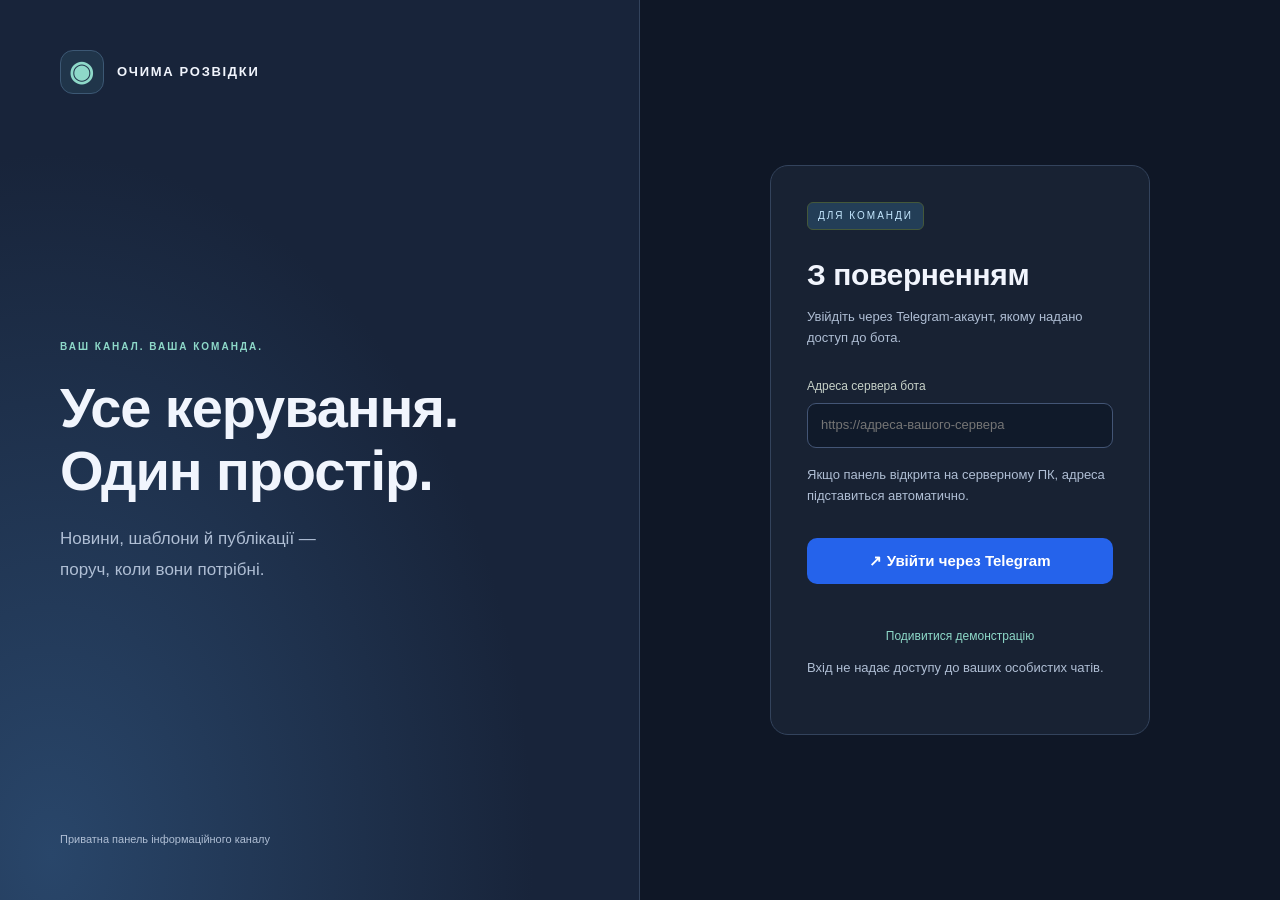
<file: web_ui/index.html>
<!doctype html>
<html lang="uk">
<head>
  <meta charset="utf-8"><meta name="viewport" content="width=device-width, initial-scale=1">
  <meta name="referrer" content="no-referrer">
  <meta http-equiv="Content-Security-Policy" content="default-src 'self'; script-src 'self'; style-src 'self'; img-src 'self' blob: data:; connect-src 'self' https:; base-uri 'none'; form-action 'self'">
  <meta name="description" content="Приватна панель керування ботом Очима Розвідки">
  <title>Очима Розвідки · Панель керування</title>
  <meta name="theme-color" content="#111827">
  <link rel="manifest" href="manifest.webmanifest">
  <link rel="icon" href="icon-192.png" type="image/png">
  <link rel="stylesheet" href="style.css"><script src="config.js" defer></script><script src="app.js" defer></script>
</head>
<body>
  <section id="login" class="login-shell" hidden>
    <div class="login-art"><div class="wordmark"><span class="brand-icon">◉</span> ОЧИМА РОЗВІДКИ</div><div><p class="eyebrow">ВАШ КАНАЛ. ВАША КОМАНДА.</p><h1>Усе керування.<br>Один простір.</h1><p class="muted">Новини, шаблони й публікації —<br>поруч, коли вони потрібні.</p></div><span class="small muted">Приватна панель інформаційного каналу</span></div>
    <div class="login-form"><div class="login-card"><span class="tag">ДЛЯ КОМАНДИ</span><h2>З поверненням</h2><p class="muted">Увійдіть через Telegram-акаунт, якому надано доступ до бота.</p><label>Адреса сервера бота<input id="server-url" type="url" placeholder="https://адреса-вашого-сервера" autocomplete="url"></label><p class="small muted">Якщо панель відкрита на серверному ПК, адреса підставиться автоматично.</p><button id="login-button" class="primary full">↗ Увійти через Telegram</button><p id="login-error" class="error" role="alert"></p><button id="demo-button" class="link full">Подивитися демонстрацію</button><p class="small muted">Вхід не надає доступу до ваших особистих чатів.</p></div></div>
    <div class="install-bar login-install" hidden><button type="button" class="secondary" data-install>Встановити панель</button></div>
  </section>
  <div id="workspace" class="workspace" hidden>
    <aside class="sidebar"><a class="wordmark" href="#"><span class="brand-icon">◉</span><span>ОЧИМА<br>РОЗВІДКИ</span></a><p class="nav-caption">РОБОЧИЙ ПРОСТІР</p><nav aria-label="Головне меню">
      <button data-nav="overview" class="active"><span>▦</span> Огляд</button>
      <button data-nav="responses"><span>▸</span> Швидкі відповіді</button>
      <button data-nav="posts"><span>▤</span> Публікації</button>
      <button data-nav="templates"><span>▧</span> Шаблони</button>
      <button data-nav="tickets"><span>◫</span> Звернення</button>
      <button data-nav="sources" class="admin-only"><span>◌</span> Джерела</button>
      <button data-nav="help"><span>ⓘ</span> Як користуватися</button>
    </nav><div class="sidebar-bottom"><div class="server-card"><span class="dot"></span><div><b id="connection-label">Панель підключена</b><small>Дані вашого бота</small></div></div><button id="logout" class="quiet">↪ Вийти</button></div></aside>
    <main><header class="topbar"><span>Панель керування <span class="breadcrumb">/ <span id="crumb">Огляд</span></span></span><div class="user-pill"><span id="avatar">Р</span><div><b id="user-name">Редактор</b><small id="user-role">Адміністратор</small></div></div></header>
      <div class="install-bar" hidden><button type="button" class="secondary" data-install>Встановити панель</button></div>
      <div id="demo-banner" class="demo-banner" hidden>Демонстрація · Приклад даних. Бот і канал не змінюються.</div>
      <div class="content"><section class="page-heading"><div><p id="page-eyebrow" class="eyebrow">УСЕ ПІД КОНТРОЛЕМ</p><h1 id="page-title">Огляд роботи</h1><p id="page-description" class="muted">Головне про ваш канал в одному місці.</p></div><button id="new-post" class="primary">＋ Створити допис</button></section>
      <div id="view"></div></div><footer>Очима Розвідки <span>Панель команди · v1</span></footer>
    </main>
  </div>
  <dialog id="editor"><form id="editor-form"><div class="dialog-heading"><div><p id="editor-type" class="eyebrow">РЕДАКТОР ПУБЛІКАЦІЇ</p><h2 id="editor-heading">Новий допис</h2></div><button type="button" id="close-editor" class="icon-button" aria-label="Закрити">×</button></div>
    <div class="editor-grid"><div><label id="template-title-label" hidden>Назва шаблону<input id="template-title" maxlength="60"></label><label>Текст повідомлення<textarea id="body-text" rows="9" placeholder="Напишіть вашу новину…"></textarea></label><div class="editor-subrow"><span class="small muted">Текст зберігається у вибраний канал</span><span id="character-count" class="small muted">0 символів</span></div><label class="upload-area">＋ Додати фото або відео<input type="file" id="media-upload" accept="image/jpeg,image/png,video/mp4" multiple hidden></label><div id="media-list"></div><details><summary>Підписи, кнопки та звук</summary><label>Підпис зверху<input id="post-header" maxlength="300"></label><label>Підпис знизу<input id="post-footer" maxlength="300"></label><label>Кнопки-посилання<textarea id="post-buttons" rows="3" placeholder="Канал | https://t.me/ваш_канал"></textarea></label><label class="checkbox"><input id="post-silent" type="checkbox"> Надіслати без звуку</label></details><div id="schedule-fields" hidden><label>Дата та час за Києвом<input type="datetime-local" id="post-date"></label></div></div>
    <div class="preview-wrap"><p class="eyebrow">ПОПЕРЕДНІЙ ПЕРЕГЛЯД</p><div class="telegram-preview"><div class="preview-channel" id="preview-channel">Ваш канал</div><div id="preview-text" class="preview-text">Тут з’явиться ваш допис.</div><div class="preview-time">Щойно · попередній перегляд</div></div><p class="small muted">Текст показано без форматування. Незмінене форматування наявного допису зберігається під час редагування налаштувань.</p><p id="editor-error" class="error" role="alert"></p></div></div>
    <div class="dialog-actions"><button type="button" id="save-template" class="quiet">Зберегти як шаблон</button><div><button type="submit" id="save-draft" class="secondary">Зберегти чернетку</button><button type="button" id="schedule-post" class="secondary admin-only">Запланувати</button><button type="button" id="publish-post" class="primary">Опублікувати зараз</button></div></div>
  </form></dialog>
  <dialog id="confirm-dialog"><form method="dialog"><h2 id="confirm-title">Підтвердіть дію</h2><p id="confirm-message" class="muted"></p><div class="confirm-actions"><button value="cancel" class="secondary">Скасувати</button><button value="ok" class="danger">Видалити</button></div></form></dialog>
  <div id="toast" class="toast" role="status" hidden></div>
</body></html>
</file>
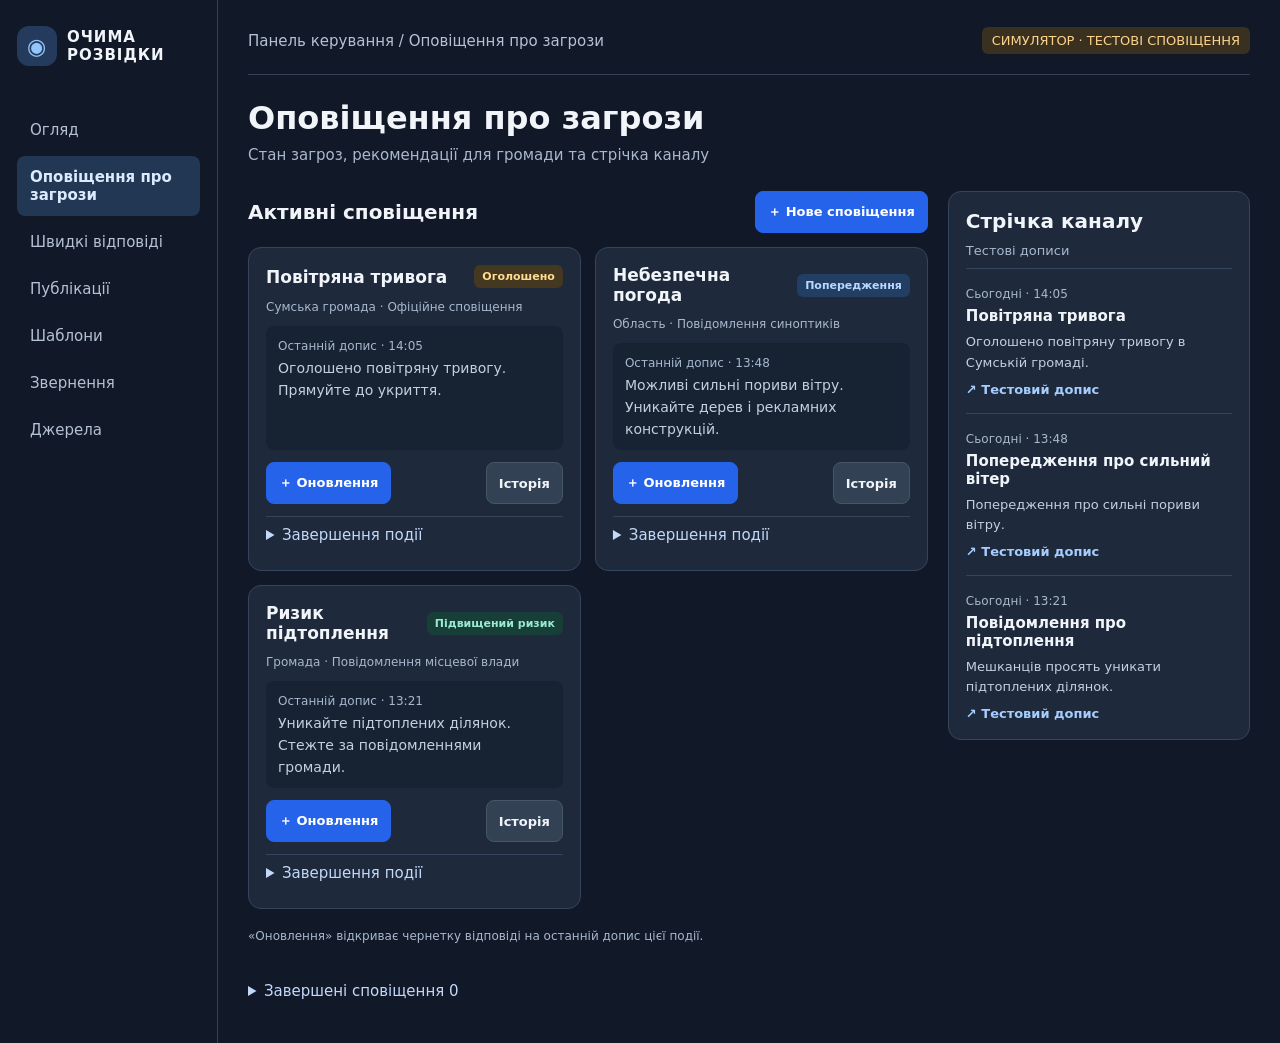
<file: web_ui/alerts-simulator.html>
<!doctype html>
<html lang="uk">
<meta charset="utf-8">
<meta name="viewport" content="width=device-width, initial-scale=1">
<title>Оповіщення про загрози · Макет</title>
<style>
*{box-sizing:border-box}body{margin:0;color:#f1f5f9;background:#111827;font:15px system-ui,sans-serif;display:grid;grid-template-columns:218px minmax(0,1fr);min-height:100vh}
aside.sidebar{border-right:1px solid #334155;padding:26px 17px}.brand{font-weight:750;letter-spacing:1px;font-size:15px;display:flex;align-items:center;gap:10px;margin-bottom:43px}.logo{display:grid;place-items:center;background:#243b5e;color:#93c5fd;width:40px;height:40px;border-radius:12px;font-size:22px}
nav div{padding:12px 13px;margin:5px 0;color:#b5c2d4;border-radius:8px}.active{background:#223753;color:#dbeafe;font-weight:700}main{padding:27px 30px}.top,.section-head,.card-foot,.card-head{display:flex;justify-content:space-between;align-items:center;gap:12px}.top{border-bottom:1px solid #334155;padding-bottom:20px;color:#b5c2d4}.mock{color:#fcd38c;font-size:13px;background:#3a3020;padding:6px 10px;border-radius:6px}
h1{font-size:32px;margin:24px 0 6px}h2{font-size:20px;margin:0}h3{font-size:17px;margin:0}p{line-height:1.55;margin:7px 0;color:#c5d0df}.intro{margin-bottom:24px;color:#aab8cd}.layout{display:grid;grid-template-columns:minmax(0,2.25fr) minmax(285px,1fr);gap:20px;align-items:start}.events{display:grid;grid-template-columns:repeat(2,minmax(0,1fr));gap:14px;margin-top:14px}
.card,.feed{background:#1e293b;border:1px solid #35455d;border-radius:13px;padding:17px}.card{display:flex;flex-direction:column;gap:12px;min-height:242px}.meta{font-size:12px;color:#a8b8cf}.badge{font-size:11px;font-weight:700;padding:5px 8px;border-radius:6px;white-space:nowrap}.amber{background:#453820;color:#ffdc91}.blue{background:#233e63;color:#b8d9ff}.green{background:#173e37;color:#98ebd1}.last{background:#172233;border-radius:8px;padding:10px 12px;flex:1}.last p{font-size:14px;margin:4px 0 0}.card-foot{flex-wrap:wrap}
button{font:inherit;font-weight:650;font-size:13px;border:1px solid #475569;color:#f1f5f9;background:#334155;border-radius:8px;padding:10px 12px;min-height:42px}.primary{background:#2563eb;border-color:#2563eb;color:white}.feed h2{margin-bottom:8px}.feed article{border-top:1px solid #35455d;padding:15px 0}.feed article:last-child{padding-bottom:0}.feed h3{font-size:15px;margin-top:5px}.feed p{font-size:13px}.telegram{color:#a5ceff;font-size:13px;font-weight:650}.footnote{font-size:12px;color:#a8b8cf;margin-top:18px}
@media(max-width:1020px){body{grid-template-columns:175px minmax(0,1fr)}main{padding:20px}.layout{grid-template-columns:1fr}}
@media(max-width:700px){body{display:block}.sidebar{display:none}.events{grid-template-columns:1fr}}

button{cursor:pointer} button:hover{filter:brightness(1.13)}
dialog{background:#1e293b;color:#f1f5f9;border:1px solid #475569;border-radius:14px;width:min(92vw,540px);padding:24px}
dialog::backdrop{background:#030712b8}dialog h2{margin-bottom:16px}
label{display:block;margin:12px 0}input,textarea{display:block;width:100%;margin-top:6px;padding:10px;background:#111827;color:#f1f5f9;border:1px solid #475569;border-radius:7px;font:inherit}
dialog footer{display:flex;gap:8px;justify-content:flex-end;margin-top:18px;flex-wrap:wrap}
#history li{padding:9px 0;white-space:pre-wrap}#status{color:#b7efcd}
summary{cursor:pointer;color:#c3d9f9;padding:9px 0}
.closing-actions{border-top:1px solid #35455d}
.closing-actions button{margin:3px 6px 3px 0}
#completed-section{margin-top:20px}
</style>
<aside class="sidebar"><div class="brand"><span class="logo">◉</span>ОЧИМА<br>РОЗВІДКИ</div><nav><div>Огляд</div><div class="active">Оповіщення про загрози</div><div>Швидкі відповіді</div><div>Публікації</div><div>Шаблони</div><div>Звернення</div><div>Джерела</div></nav></aside>
<main>
<header class="top"><span>Панель керування / Оповіщення про загрози</span><span class="mock">СИМУЛЯТОР · ТЕСТОВІ СПОВІЩЕННЯ</span></header>
<h1>Оповіщення про загрози</h1>
<p class="intro">Стан загроз, рекомендації для громади та стрічка каналу</p>
<div class="layout">
<section>
<div class="section-head"><h2>Активні сповіщення</h2><button class="primary">＋ Нове сповіщення</button></div>
<div class="events">
<article class="card"><div class="card-head"><h3>Повітряна тривога</h3><span class="badge amber">Оголошено</span></div><span class="meta">Сумська громада · Офіційне сповіщення</span><div class="last"><span class="meta">Останній допис · 14:05</span><p>Оголошено повітряну тривогу. Прямуйте до укриття.</p></div><div class="card-foot"><button class="primary">＋ Оновлення</button><button>Історія</button></div></article>
<article class="card"><div class="card-head"><h3>Небезпечна погода</h3><span class="badge blue">Попередження</span></div><span class="meta">Область · Повідомлення синоптиків</span><div class="last"><span class="meta">Останній допис · 13:48</span><p>Можливі сильні пориви вітру. Уникайте дерев і рекламних конструкцій.</p></div><div class="card-foot"><button class="primary">＋ Оновлення</button><button>Історія</button></div></article>
<article class="card"><div class="card-head"><h3>Ризик підтоплення</h3><span class="badge green">Підвищений ризик</span></div><span class="meta">Громада · Повідомлення місцевої влади</span><div class="last"><span class="meta">Останній допис · 13:21</span><p>Уникайте підтоплених ділянок. Стежте за повідомленнями громади.</p></div><div class="card-foot"><button class="primary">＋ Оновлення</button><button>Історія</button></div></article>
</div>
<p class="footnote">«Оновлення» відкриває чернетку відповіді на останній допис цієї події.</p>
</section>
<aside class="feed"><h2>Стрічка каналу</h2><p class="meta">Тестові дописи</p>
<article><span class="meta">Сьогодні · 14:05</span><h3>Повітряна тривога</h3><p>Оголошено повітряну тривогу в Сумській громаді.</p><span class="telegram">↗ Тестовий допис</span></article>
<article><span class="meta">Сьогодні · 13:48</span><h3>Попередження про сильний вітер</h3><p>Попередження про сильні пориви вітру.</p><span class="telegram">↗ Тестовий допис</span></article>
<article><span class="meta">Сьогодні · 13:21</span><h3>Повідомлення про підтоплення</h3><p>Мешканців просять уникати підтоплених ділянок.</p><span class="telegram">↗ Тестовий допис</span></article>
</aside>
</div>
<details id="completed-section"><summary>Завершені сповіщення <span id="completed-count">0</span></summary><div id="completed" class="events"></div></details>
<p id="status" role="status"></p></main>
<dialog id="demo-dialog">
  <h2 id="dialog-title"></h2>
  <form id="demo-form">
    <label id="event-name-label">Назва події<input id="event-name" maxlength="70"></label>
    <p id="reply-context"></p>
    <label>Текст сповіщення<textarea id="event-text" rows="4" maxlength="500" required></textarea></label>
    <label id="closing-label">Кнопки завершення, кожна з нового рядка<textarea id="closing-actions" rows="3" maxlength="300"></textarea></label>
    <footer><button type="button" data-close>Скасувати</button><button class="primary" type="submit">Опублікувати в симуляторі</button></footer>
  </form>
  <section id="history-view" hidden><ol id="history"></ol><footer><button type="button" data-close>Закрити</button></footer></section>
</dialog>
<script>
const dialog = document.querySelector('#demo-dialog');
const form = document.querySelector('#demo-form');
const historyView = document.querySelector('#history-view');
const nameLabel = document.querySelector('#event-name-label');
const nameInput = document.querySelector('#event-name');
const textInput = document.querySelector('#event-text');
const context = document.querySelector('#reply-context');
const events = document.querySelector('.events');
const feed = document.querySelector('.feed');
const status = document.querySelector('#status');
const completed = document.querySelector('#completed');
const closingLabel = document.querySelector('#closing-label');
const closingInput = document.querySelector('#closing-actions');
const cardTemplate = events.firstElementChild.cloneNode(true);
const storageKey = 'civil-alert-simulator-v2';
const history = new WeakMap();
const closingActions = new WeakMap();
let activeCard = null;
function openEditor(card) {
  activeCard = card;
  document.querySelector('#dialog-title').textContent = card ? 'Оновлення · ' + card.querySelector('h3').textContent : 'Нове тестове сповіщення';
  nameLabel.hidden = Boolean(card);
  nameInput.required = !card;
  nameInput.value = '';
  closingLabel.hidden = Boolean(card);
  closingInput.value = 'Завершити';
  textInput.value = '';
  context.textContent = card ? 'Відповідь на: ' + card.querySelector('.last p').textContent : '';
  form.hidden = false;
  historyView.hidden = true;
  dialog.showModal();
}
function openHistory(card) {
  document.querySelector('#dialog-title').textContent = 'Історія · ' + card.querySelector('h3').textContent;
  const list = document.querySelector('#history');
  list.replaceChildren();
  for (const post of history.get(card)) {
    const row = document.createElement('li');
    row.textContent = post.time + ' · ' + post.text;
    list.append(row);
  }
  form.hidden = true;
  historyView.hidden = false;
  dialog.showModal();
}
function attach(card, posts=[], actions=['Завершити'], closed=false) {
  history.set(card, posts);
  closingActions.set(card, actions);
  const [update, previous] = card.querySelectorAll('button');
  update.onclick = () => openEditor(card);
  previous.onclick = () => openHistory(card);
  update.hidden = closed;
  if (!closed) renderClosingActions(card);
}
function renderClosingActions(card) {
  card.querySelector('.closing-actions')?.remove();
  const group = document.createElement('details');
  group.className = 'closing-actions';
  const title = document.createElement('summary');
  title.textContent = 'Завершення події';
  group.append(title);
  for (const label of closingActions.get(card)) {
    const button = document.createElement('button');
    button.type = 'button';
    button.textContent = label;
    button.onclick = () => {
      if (card.parentElement !== events) return;
      appendPost(card, label, true);
      card.querySelector('.badge').textContent = 'Завершено';
      card.querySelector('.card-foot button').hidden = true;
      group.remove();
      completed.prepend(card);
      updateCompleted();
      saveDemo();
      status.textContent = 'Подію переміщено до завершених.';
    };
    group.append(button);
  }
  const label = document.createElement('label');
  label.textContent = 'Назви кнопок завершення, кожна з нового рядка';
  const input = document.createElement('textarea');
  input.rows = 2;
  input.maxLength = 300;
  input.value = closingActions.get(card).join('\n');
  label.append(input);
  const save = document.createElement('button');
  save.type = 'button';
  save.textContent = 'Зберегти кнопки';
  save.onclick = () => {
    closingActions.set(card, parseActions(input.value));
    renderClosingActions(card);
    card.querySelector('.closing-actions').open = true;
    saveDemo();
  };
  group.append(label,save);
  card.append(group);
}
function parseActions(value) {
  const labels = [...new Set(value.split(/\r?\n/).map(line=>line.trim().slice(0,60)).filter(Boolean))].slice(0,5);
  return labels.length ? labels : ['Завершити'];
}
function updateCompleted() {
  document.querySelector('#completed-count').textContent = completed.children.length;
}
function saveDemo() {
  const cards = [...events.children,...completed.children].map(card=>({
    title:card.querySelector('h3').textContent,
    label:card.querySelector('.badge').textContent,
    meta:card.querySelector('.card-head + .meta').textContent,
    posts:history.get(card),
    actions:closingActions.get(card),
    closed:card.parentElement===completed,
  }));
  const entries = [...feed.querySelectorAll('article')].map(item=>
    ['.meta','h3','p','.telegram'].map(selector=>item.querySelector(selector).textContent));
  try { localStorage.setItem(storageKey,JSON.stringify({cards,entries})); } catch {}
}
function restoreDemo() {
  let saved;
  try { saved = JSON.parse(localStorage.getItem(storageKey)); } catch { return; }
  if (!Array.isArray(saved?.cards) || !Array.isArray(saved?.entries)) return;
  const feedTemplate = feed.querySelector('article').cloneNode(true);
  events.replaceChildren();
  completed.replaceChildren();
  for (const item of saved.cards) {
    const card = cardTemplate.cloneNode(true);
    card.querySelector('h3').textContent = item.title;
    card.querySelector('.badge').textContent = item.label;
    card.querySelector('.card-head + .meta').textContent = item.meta;
    const latest = item.posts.at(-1);
    card.querySelector('.last .meta').textContent = 'Останній допис · ' + latest.time;
    card.querySelector('.last p').textContent = latest.text;
    attach(card,item.posts,item.actions,item.closed);
    (item.closed ? completed : events).append(card);
  }
  feed.querySelectorAll('article').forEach(item=>item.remove());
  for (const entry of saved.entries) {
    const item = feedTemplate.cloneNode(true);
    ['.meta','h3','p','.telegram'].forEach((selector,index)=>{item.querySelector(selector).textContent=entry[index];});
    feed.append(item);
  }
  updateCompleted();
}
for (const card of events.children) {
  attach(card,[],[card.querySelector('h3').textContent==='Повітряна тривога'?'Відбій':'Завершити']);
  history.get(card).push({time: card.querySelector('.last .meta').textContent.split(' · ').at(-1), text: card.querySelector('.last p').textContent});
}
restoreDemo();
document.querySelector('.section-head button').onclick = () => openEditor(null);
document.querySelectorAll('[data-close]').forEach(button => button.onclick = () => dialog.close());
function appendPost(card,text,isReply) {
  const time = new Intl.DateTimeFormat('uk-UA', {timeZone:'Europe/Kyiv',hour:'2-digit',minute:'2-digit'}).format(new Date());
  history.get(card).push({time,text});
  card.querySelector('.last .meta').textContent = 'Останній допис · ' + time;
  card.querySelector('.last p').textContent = text;
  const item = feed.querySelector('article').cloneNode(true);
  item.querySelector('.meta').textContent = 'Демо · ' + time;
  item.querySelector('h3').textContent = card.querySelector('h3').textContent;
  item.querySelector('p').textContent = text;
  item.querySelector('.telegram').textContent = isReply ? '↳ Відповідь у цій події' : 'Тестовий допис';
  feed.querySelector('article').before(item);
}
form.onsubmit = event => {
  event.preventDefault();
  const text = textInput.value.trim();
  if (!text || (!activeCard && !nameInput.value.trim())) return;
  const isReply = Boolean(activeCard);
  let card = activeCard;
  if (!card) {
    card = cardTemplate.cloneNode(true);
    card.querySelector('h3').textContent = nameInput.value.trim();
    card.querySelector('.badge').textContent = 'Активне';
    card.querySelector('.card-head + .meta').textContent = 'Демонстраційна подія';
    attach(card,[],parseActions(closingInput.value));
    events.prepend(card);
  }
  appendPost(card,text,isReply);
  saveDemo();
  dialog.close();
  status.textContent = 'Тестове сповіщення додано до стрічки.';
};
</script>
</html>
</file>
<file: web_ui/style.css>
:root{color-scheme:dark;--bg:#101413;--panel:#191e1c;--panel2:#202723;--line:#2d3731;--text:#f2f5ef;--muted:#9aa69c;--green:#b8ee8b;--darkgreen:#273b23;--orange:#f4c388;--red:#ff9b91;--radius:16px}*{box-sizing:border-box}body{margin:0;background:var(--bg);color:var(--text);font:15px/1.6 "Segoe UI",Arial,sans-serif}button,input,textarea{font:inherit}button,a,input,textarea,summary{outline-offset:4px}button{cursor:pointer;transition:background .15s,transform .15s}button:disabled{opacity:.45;cursor:wait}button:hover:not(:disabled){filter:brightness(1.08)}button:active:not(:disabled){transform:translateY(1px)}button{border:0;border-radius:10px;padding:11px 17px;color:inherit;background:var(--panel2)}[hidden]{display:none!important}a{color:inherit}.workspace{display:flex;min-height:100vh}.sidebar{width:246px;flex-shrink:0;border-right:1px solid var(--line);padding:33px 20px 20px;display:flex;flex-direction:column;background:#131916;position:fixed;inset:0 auto 0 0;z-index:2}.wordmark{display:flex;align-items:center;gap:13px;text-decoration:none;letter-spacing:1.7px;font-weight:750;font-size:13px;line-height:1.45}.brand-icon{display:grid;place-items:center;border:1px solid #70866c;border-radius:13px;background:#24311f;width:44px;height:44px;color:var(--green);font-size:28px;flex-shrink:0}.nav-caption{font-size:10px;letter-spacing:1.7px;color:#7f8d83;margin:52px 12px 14px}nav{display:grid;gap:7px}nav button{display:flex;align-items:center;gap:13px;text-align:left;background:transparent;color:var(--muted);padding:13px 16px}nav button span{font-size:21px;line-height:1}nav button.active{background:#273720;color:#d0f3b3}nav button:hover{background:var(--panel2)}.sidebar-bottom{margin-top:auto;padding-top:35px}.server-card{display:flex;align-items:center;gap:10px;border:1px solid var(--line);border-radius:12px;padding:13px 10px}.server-card b{font-size:11px}.server-card small{display:block;color:var(--muted);font-size:11px}.dot{display:inline-block;width:7px;height:7px;border-radius:50%;background:var(--green);box-shadow:0 0 0 4px #b8ee8b11}.quiet{background:transparent;color:var(--muted)}main{margin-left:246px;width:calc(100% - 246px)}.topbar{height:89px;border-bottom:1px solid var(--line);display:flex;align-items:center;justify-content:space-between;padding:0 46px;font-size:12px;color:var(--muted)}.breadcrumb{color:#d5dcd5;margin-left:12px}.user-pill{display:flex;align-items:center;gap:10px}.user-pill>span{border:1px solid var(--line);background:#30432c;width:37px;height:37px;display:grid;place-items:center;border-radius:50%;color:var(--green)}.user-pill b{display:block;font-size:12px;color:var(--text);line-height:1.4}.user-pill small{font-size:10px}.content{max-width:1450px;margin:auto;padding:42px 46px 60px}.page-heading{display:flex;justify-content:space-between;align-items:center;gap:20px;margin-bottom:32px}.eyebrow{font-size:10px;letter-spacing:2px;color:var(--green);font-weight:650;margin:0 0 9px}h1{font-size:34px;letter-spacing:-1.1px;line-height:1.2;margin:0 0 10px;font-weight:650}h2{font-size:21px;line-height:1.35;letter-spacing:-.4px;margin:0 0 12px}h3{font-size:15px;margin:0}.muted{color:var(--muted);margin:0}.small{font-size:12px}.primary{background:var(--green);color:#1c2c17;font-weight:650}.secondary{border:1px solid #3d4b40;background:#202922}.danger{background:#542b29;color:#ffd4ce}.full{width:100%}.stats-grid{display:grid;grid-template-columns:repeat(4,1fr);gap:17px;margin-bottom:26px}.stat{border:1px solid var(--line);border-radius:var(--radius);background:var(--panel);padding:21px}.stat-title{display:flex;align-items:center;justify-content:space-between;color:var(--muted);font-size:12px}.stat-title span{color:var(--green);font-size:20px}.stat-value{font-size:35px;font-weight:600;letter-spacing:-1px;line-height:1.2;margin:14px 0 8px}.stat-note{font-size:11px;color:#77867a}.overview-grid{display:grid;grid-template-columns:1.55fr 1fr;gap:22px;margin-bottom:26px}.box{border:1px solid var(--line);border-radius:var(--radius);background:var(--panel);overflow:hidden}.box-pad{padding:25px}.section-title{display:flex;align-items:center;justify-content:space-between;margin-bottom:23px;gap:15px}.section-title button{font-size:12px;padding:5px 0;color:var(--green);background:none}.channel-row{display:flex;align-items:center;gap:14px}.channel-symbol{width:51px;height:51px;border:1px solid #46523c;background:#303e27;border-radius:15px;color:var(--green);display:grid;place-items:center;font-size:25px}.channel-row p{font-size:12px;margin:3px 0 0}.status-row{display:flex;align-items:center;justify-content:space-between;margin-top:25px;padding-top:21px;border-top:1px solid var(--line);font-size:12px}.status-row button{font-size:11px;padding:8px 12px}.badge{display:inline-flex;align-items:center;gap:5px;white-space:nowrap;font-size:10px;padding:4px 9px;border-radius:6px;background:#29372a;color:#b5dcac}.badge.draft,.badge.archived{background:#2c3330;color:#bec9c0}.badge.review,.badge.scheduled{background:#3e3425;color:var(--orange)}.badge.failed,.badge.uncertain{background:#432a28;color:#ffafa3}.shortcut{display:flex;align-items:center;gap:13px;width:100%;text-align:left;background:none;border-top:1px solid var(--line);border-radius:0;padding:15px 0}.shortcut:first-of-type{border-top:0}.shortcut>span:first-child{color:var(--green);font-size:21px;width:24px}.shortcut small{display:block;color:var(--muted);font-size:11px;margin-top:3px}.shortcut .arrow{margin-left:auto;color:var(--muted)}.table-heading{padding:22px 25px;display:flex;align-items:center;justify-content:space-between}.filters{display:flex;gap:8px;flex-wrap:wrap;margin-bottom:22px}.filters button{font-size:12px;background:transparent;border:1px solid var(--line);color:var(--muted);padding:7px 14px;border-radius:8px}.filters button.active{border-color:#6f8b5c;color:var(--green);background:#263322}table{border-collapse:collapse;width:100%;font-size:12px}th{text-align:left;color:#8c9b8f;font-weight:400;font-size:10px;letter-spacing:.8px;text-transform:uppercase;background:#151b17}td,th{padding:14px 25px;border-top:1px solid var(--line)}td .post-title{display:block;color:var(--text);font-size:13px;margin-bottom:2px;max-width:400px;overflow:hidden;text-overflow:ellipsis;white-space:nowrap}td small{color:var(--muted);font-size:10px}td button{padding:7px 11px;font-size:11px;border:1px solid var(--line);background:transparent}.table-scroll{overflow:auto}.empty{padding:55px 25px;text-align:center;color:var(--muted)}.empty h3{color:var(--text);margin-bottom:8px}.empty button{margin-top:18px}.templates-grid{display:grid;grid-template-columns:repeat(3,1fr);gap:20px}.template-card{border:1px solid var(--line);border-radius:var(--radius);padding:22px;background:var(--panel);display:flex;flex-direction:column;gap:14px}.template-card p{font-size:12px;white-space:pre-wrap;max-height:115px;overflow:hidden;color:var(--muted);margin:0}.template-actions{display:flex;gap:7px;flex-wrap:wrap;margin-top:auto}.template-actions button{font-size:11px;padding:7px 11px}.template-icon{font-size:24px;color:var(--orange)}.source-item{display:flex;gap:15px;align-items:center;padding:18px;border-top:1px solid var(--line)}.source-item:first-child{border:0}.source-item .badge{margin-left:auto}footer{border-top:1px solid var(--line);padding:20px 46px;color:#718075;font-size:10px;display:flex;justify-content:space-between}.demo-banner{padding:10px 46px;color:var(--orange);background:#30291f;font-size:12px}.toast{position:fixed;bottom:25px;left:50%;transform:translateX(-50%);padding:14px 23px;background:#d3efbd;color:#182314;border-radius:12px;z-index:20;box-shadow:0 12px 55px #0005;max-width:90vw}.login-shell{min-height:100vh;display:grid;grid-template-columns:1fr 1fr}.login-art{background:radial-gradient(ellipse at 30% 75%,#40532a55,transparent 65%),#172017;min-height:100vh;padding:50px 60px;display:flex;flex-direction:column;justify-content:space-between;border-right:1px solid var(--line)}.login-art h1{font-size:56px;line-height:1.12;margin:22px 0}.login-art .muted{font-size:17px;line-height:1.8}.login-art .small{font-size:11px}.login-form{display:grid;place-items:center;padding:35px}.login-card{max-width:380px;width:100%}.tag{display:inline-block;padding:5px 10px;font-size:10px;letter-spacing:2px;color:var(--green);border:1px solid #44583a;border-radius:6px;margin-bottom:25px}.login-card h2{font-size:30px}.login-card>p{font-size:13px;margin-bottom:20px}.login-card label{margin-top:28px}.login-card button{margin-top:12px}.link{background:none;color:var(--green);font-size:12px}.error{color:var(--red);font-size:12px;white-space:pre-wrap}label{display:block;font-size:12px;color:#c6d1c8;margin-bottom:17px}input:not([type=checkbox]),textarea{display:block;width:100%;border:1px solid #3b483e;background:#111813;color:var(--text);padding:11px 13px;border-radius:9px;margin-top:7px;font-size:13px}textarea{resize:vertical}input:focus,textarea:focus{border-color:var(--green);outline:1px solid var(--green)}.checkbox{display:flex;align-items:center;gap:10px}.checkbox input{accent-color:var(--green)}dialog{background:var(--panel);color:var(--text);border:1px solid #4b5b4c;border-radius:20px;padding:30px;max-height:92vh;width:min(1000px,94vw);box-shadow:0 25px 150px #0008}dialog::backdrop{background:#080e0bd9;backdrop-filter:blur(5px)}.dialog-heading{display:flex;align-items:flex-start;justify-content:space-between;margin-bottom:20px}.icon-button{padding:0 10px;font-size:27px;color:var(--muted);background:none}.editor-grid{display:grid;grid-template-columns:1.25fr 1fr;gap:30px}.editor-subrow{display:flex;justify-content:space-between;margin-top:-8px;margin-bottom:18px}.editor-subrow span{font-size:10px}.upload-area{cursor:pointer;text-align:center;border:1px dashed #526848;padding:14px;border-radius:10px;color:var(--green)}.preview-wrap{padding:22px;background:#131a15;border-radius:14px;align-self:start}.telegram-preview{background:#2a3827;border:1px solid #43513e;border-radius:12px;padding:17px;margin:20px 0 14px}.preview-channel{color:var(--green);font-size:11px;font-weight:600;margin-bottom:9px}.preview-text{white-space:pre-wrap;overflow-wrap:anywhere;font-size:13px}.preview-time{font-size:9px;color:#899c84;text-align:right;margin-top:16px}.dialog-actions{border-top:1px solid var(--line);margin-top:26px;padding-top:22px;display:flex;justify-content:space-between;gap:10px}.dialog-actions>div{display:flex;gap:8px;flex-wrap:wrap}.dialog-actions button{font-size:12px}details{border-top:1px solid var(--line);padding-top:13px;margin-top:15px}summary{cursor:pointer;font-size:12px;color:var(--muted);margin-bottom:17px}.media-item{display:flex;align-items:center;justify-content:space-between;font-size:12px;border-bottom:1px solid var(--line);padding:8px}.media-item button{padding:2px 10px;color:var(--red);background:none}.confirm-actions{display:flex;justify-content:flex-end;gap:10px;margin-top:25px}#confirm-dialog{max-width:440px}.help-grid{display:grid;gap:18px}.help-step{display:flex;gap:20px}.step-number{background:#293b22;color:var(--green);border:1px solid #48623b;border-radius:50%;width:34px;height:34px;display:grid;place-items:center;flex-shrink:0}.help-step p{font-size:13px}.page-controls{display:flex;justify-content:space-between;align-items:center;margin-top:18px;font-size:12px;color:var(--muted)}.page-controls button{font-size:12px}.offline{color:var(--red)}@media(min-width:1600px){.content{padding-top:55px}}@media(max-width:1100px){.sidebar{width:205px}main{margin-left:205px;width:calc(100% - 205px)}.content{padding:30px 25px}.topbar{padding:0 25px}.overview-grid{grid-template-columns:1fr}.stats-grid{gap:10px}.stat{padding:16px}.templates-grid{grid-template-columns:repeat(2,1fr)}.dialog-actions{flex-direction:column}h1{font-size:29px}}@media(max-width:720px){.sidebar{position:static;width:100%;padding:18px;display:block;border-right:0;border-bottom:1px solid var(--line)}.sidebar .wordmark{font-size:11px}.sidebar .brand-icon{width:34px;height:34px}.sidebar nav{display:flex;margin-top:20px;overflow:auto;gap:5px}.sidebar nav button{font-size:12px;padding:10px;white-space:nowrap}.sidebar nav button span{display:none}.nav-caption,.sidebar-bottom{display:none}.workspace{display:block}main{width:100%;margin-left:0}.topbar{height:65px;padding:0 20px}.breadcrumb{display:none}.content{padding:26px 18px 40px}.page-heading{align-items:flex-start;flex-direction:column;gap:18px}.page-heading .primary{width:100%}.stats-grid{grid-template-columns:1fr 1fr}.stat-value{font-size:29px}.overview-grid{gap:17px}.templates-grid{grid-template-columns:1fr}.editor-grid{grid-template-columns:1fr}.preview-wrap{display:none}dialog{padding:21px}.dialog-actions>div{width:100%}.dialog-actions>div button{flex:1;padding:10px}.login-shell{grid-template-columns:1fr}.login-art{min-height:260px;padding:28px}.login-art h1{font-size:33px;margin:20px 0}.login-art .small,.login-art .muted,.login-art .eyebrow{display:none}.login-art .wordmark{font-size:11px}.login-form{padding:35px 25px}.login-card h2{font-size:26px}footer{padding:18px}.demo-banner{padding:10px 20px}td,th{padding:12px 16px}}
:root{--chat-in:#242e26;--chat-out:#30422a}.tickets-layout{display:grid;grid-template-columns:310px minmax(0,1fr);gap:20px;align-items:stretch;min-height:590px}.tickets-sidebar{display:flex;flex-direction:column;max-height:740px}.tickets-tools{padding:17px;border-bottom:1px solid var(--line)}.tickets-tools input{margin-top:0}.tickets-tools select{margin-top:10px;width:100%;font:inherit;font-size:12px;padding:8px 10px;border:1px solid var(--line);border-radius:8px;background:#151e17;color:var(--muted)}.ticket-list{overflow:auto;flex:1}.ticket-count{font-size:10px;color:var(--muted);padding:12px 17px}.ticket-row{width:100%;display:block;text-align:left;border-top:1px solid var(--line);border-radius:0;background:transparent;padding:17px;position:relative}.ticket-row.selected{background:#283623}.ticket-row p{font-size:11px;color:var(--muted);margin:6px 0;overflow:hidden;white-space:nowrap;text-overflow:ellipsis;max-width:230px}.ticket-row>small{font-size:9px;color:#90a38e}.ticket-row-top{display:flex;justify-content:space-between;align-items:center;gap:8px}.ticket-row-top b{font-size:12px;max-width:145px;overflow:hidden;text-overflow:ellipsis;white-space:nowrap}.ticket-row-top small{font-size:8px;color:var(--muted)}.unread-count{position:absolute;bottom:15px;right:15px;border-radius:50%;background:var(--green);color:#173019;font-size:10px;min-width:20px;text-align:center}.ticket-pagination{display:flex;justify-content:space-between;padding:5px}.conversation{display:flex;flex-direction:column;min-width:0;height:740px}.conversation-heading{padding:17px 20px;border-bottom:1px solid var(--line);display:flex;align-items:center;justify-content:space-between;gap:12px}.conversation-controls{display:flex;gap:6px}.conversation-controls button{font-size:10px;padding:7px 10px}.conversation-heading p{font-size:10px;margin:4px 0 0}.chat-messages{padding:23px;display:flex;flex-direction:column;gap:14px;overflow:auto;flex:1;background:#131a16;min-height:180px}.chat-bubble{max-width:86%;padding:12px 15px;border-radius:13px;overflow-wrap:anywhere;font-size:12px}.chat-bubble.incoming{background:var(--chat-in);align-self:flex-start;border-bottom-left-radius:3px}.chat-bubble.outgoing{background:var(--chat-out);align-self:flex-end;border-bottom-right-radius:3px}.chat-sender{display:block;font-size:9px;color:var(--green);font-weight:650;margin-bottom:5px}.chat-text{white-space:pre-wrap}.chat-time{display:block;font-size:8px;text-align:right;color:#a0af9b;margin-top:7px}.attachment-button{font-size:10px;padding:6px 10px;margin:6px 0;background:#101b1280;color:var(--green)}.reply-form{border-top:1px solid var(--line);padding:16px 20px}.reply-form p{font-size:10px;margin-bottom:10px}.reply-form textarea{font-size:12px;margin:0}.reply-actions{display:flex;gap:10px;align-items:center;margin-top:10px}.reply-actions .primary{margin-left:auto;font-size:11px}.reply-upload{font-size:10px;margin:0;color:var(--green);cursor:pointer}.reply-actions>span{font-size:9px}.load-older{align-self:center;font-size:11px}.reply-form textarea:disabled{opacity:.5}@media(max-width:1100px){.tickets-layout{grid-template-columns:240px minmax(0,1fr);gap:12px}.conversation-heading{flex-wrap:wrap}.ticket-row-top{flex-wrap:wrap}.ticket-row p{max-width:190px}}@media(max-width:720px){.tickets-layout{grid-template-columns:1fr}.tickets-sidebar{max-height:300px}.conversation{height:650px}.chat-messages{padding:15px}.chat-bubble{max-width:93%}.reply-form{padding:13px}.reply-actions{flex-wrap:wrap}.conversation-heading{padding:15px}.ticket-row p{max-width:80vw}}

/* Tablet layout and system overview */
:root {
  --bg: #111827;
  --panel: #1e293b;
  --line: #334155;
  --text: #f1f5f9;
  --muted: #a9b8cb;
  --green: #93c5fd;
}
body, .sidebar, .topbar { background: #111827; }
.box, .stat, .login-art, .server-card { background: #1e293b; }
button.primary { background: #2563eb; color: #fff; }
button.secondary { background: #334155; color: #f1f5f9; border-color: #475569; }
.sidebar nav button.active, .shortcut:hover { background: #223753; }
.system-status {
  display: grid;
  grid-template-columns: minmax(0, 1fr) minmax(0, 1fr) auto;
  align-items: center;
  gap: 18px;
  margin-bottom: 18px;
}
.system-status p { margin: 6px 0 0; overflow-wrap: anywhere; }
.status-paused { color: #fbbf24; }
.status-active { color: #86efac; }
.install-bar { padding: 12px 24px 0; }
.login-install { position: fixed; top: 0; right: 0; z-index: 2; }
@media (pointer: coarse) {
  button, .sidebar nav button { min-height: 44px; }
}
@media (max-width: 720px) {
  .system-status { grid-template-columns: 1fr; }
  .sidebar-bottom { display: flex; justify-content: flex-end; margin-top: 8px; }
  .sidebar-bottom .server-card { display: none; }
  .login-install { position: static; padding: 0 25px 24px; }
}

.response-grid {
  display: grid;
  grid-template-columns: repeat(auto-fit, minmax(min(100%, 220px), 1fr));
  gap: 12px;
  margin-top: 16px;
}
.response-grid button { min-height: 52px; text-align: left; }
.response-picker > .quiet { margin-bottom: 12px; }
@media (min-width: 1000px) {
  .system-status { grid-template-columns: repeat(3, minmax(0, 1fr)) auto; }
}

.publication-mode {
  display: flex;
  align-items: center;
  justify-content: space-between;
  flex-wrap: wrap;
  gap: 12px;
  margin-bottom: 18px;
}
.mode-controls { display: flex; flex-wrap: wrap; gap: 8px; }
.mode-controls button { min-height: 44px; }

.response-manage-row {
  display: flex;
  align-items: center;
  flex-wrap: wrap;
  gap: 8px;
  padding: 10px 0;
}
.response-manage-row b { flex: 1 1 180px; overflow-wrap: anywhere; }

/* Web panel theme */
:root {
  --bg: #0d1320;
  --panel: #182233;
  --panel2: #223049;
  --line: #33435c;
  --text: #f1f5fd;
  --muted: #afbed4;
  --green: #8ed9c9;
  --darkgreen: #163833;
  --orange: #f4c27d;
  --red: #ffaaa7;
  --chat-in: #222e41;
  --chat-out: #213e43;
  --radius: 14px;
  --action: #3270ed;
  --focus: #9bbaff;
}
body { font-family: Inter, "Segoe UI", Arial, sans-serif; }
.sidebar { background: #111a29; overflow-y: auto; }
.brand-icon, .channel-symbol, .user-pill > span { background: #20354a; border-color: #3c5874; }
.nav-caption, .stat-note, .chat-time { color: var(--muted); }
nav { gap: 5px; }
nav button { min-height: 44px; }
nav button.active { color: #ecf3ff; background: #283e64; box-shadow: inset 3px 0 #7ba6ff; }
.topbar { background: #111a29; height: 72px; }
.breadcrumb { color: var(--text); }
.content { padding-top: 36px; }
.page-heading { margin-bottom: 26px; }
.page-heading h1 { font-size: clamp(26px, 4vw, 38px); }
.primary { background: var(--action); color: #fff; }
.secondary, .response-grid button { border-color: #455a78; background: #283850; }
.quiet:hover, .shortcut:hover { background: var(--panel2); }
button:focus-visible, a:focus-visible, input:focus-visible, textarea:focus-visible,
select:focus-visible, summary:focus-visible { outline: 2px solid var(--focus); }
input:not([type=checkbox]):not([type=file]), textarea, select {
  background: #101a2a;
  color: var(--text);
  border-color: #435575;
}
.box, .stat, dialog { box-shadow: 0 9px 28px #05091435; }
th { color: var(--muted); background: #121d2e; }
.filters button.active { color: #e4edff; background: #293e61; border-color: #6f95dd; }
.login-art { background: radial-gradient(ellipse at 8% 95%, #29466a, transparent 58%), #18243a; }
.login-form { background: #0f1726; }
.login-card { border: 1px solid var(--line); border-radius: 18px; background: var(--panel); padding: clamp(20px, 4vw, 36px); }
.login-card .tag { background: #233e57; color: #c5e8ff; }
dialog, .preview-wrap, .chat-messages { background: #101a2a; }
.telegram-preview { background: #20374a; border-color: #3d576f; }
.preview-time { color: var(--muted); }
.ticket-row.selected { background: #263b5b; }
.attachment-button { background: #17253b; color: #b6d0ff; }
@media (max-width: 760px) {
  .topbar { height: auto; min-height: 60px; }
  .page-heading { align-items: flex-start; }
  .page-heading > .primary { flex-shrink: 0; }
}
@media (max-width: 480px) {
  .page-heading { flex-wrap: wrap; }
  .login-card { padding: 20px; }
}
@media (prefers-reduced-motion: reduce) {
  button { transition: none; }
}
</file>
